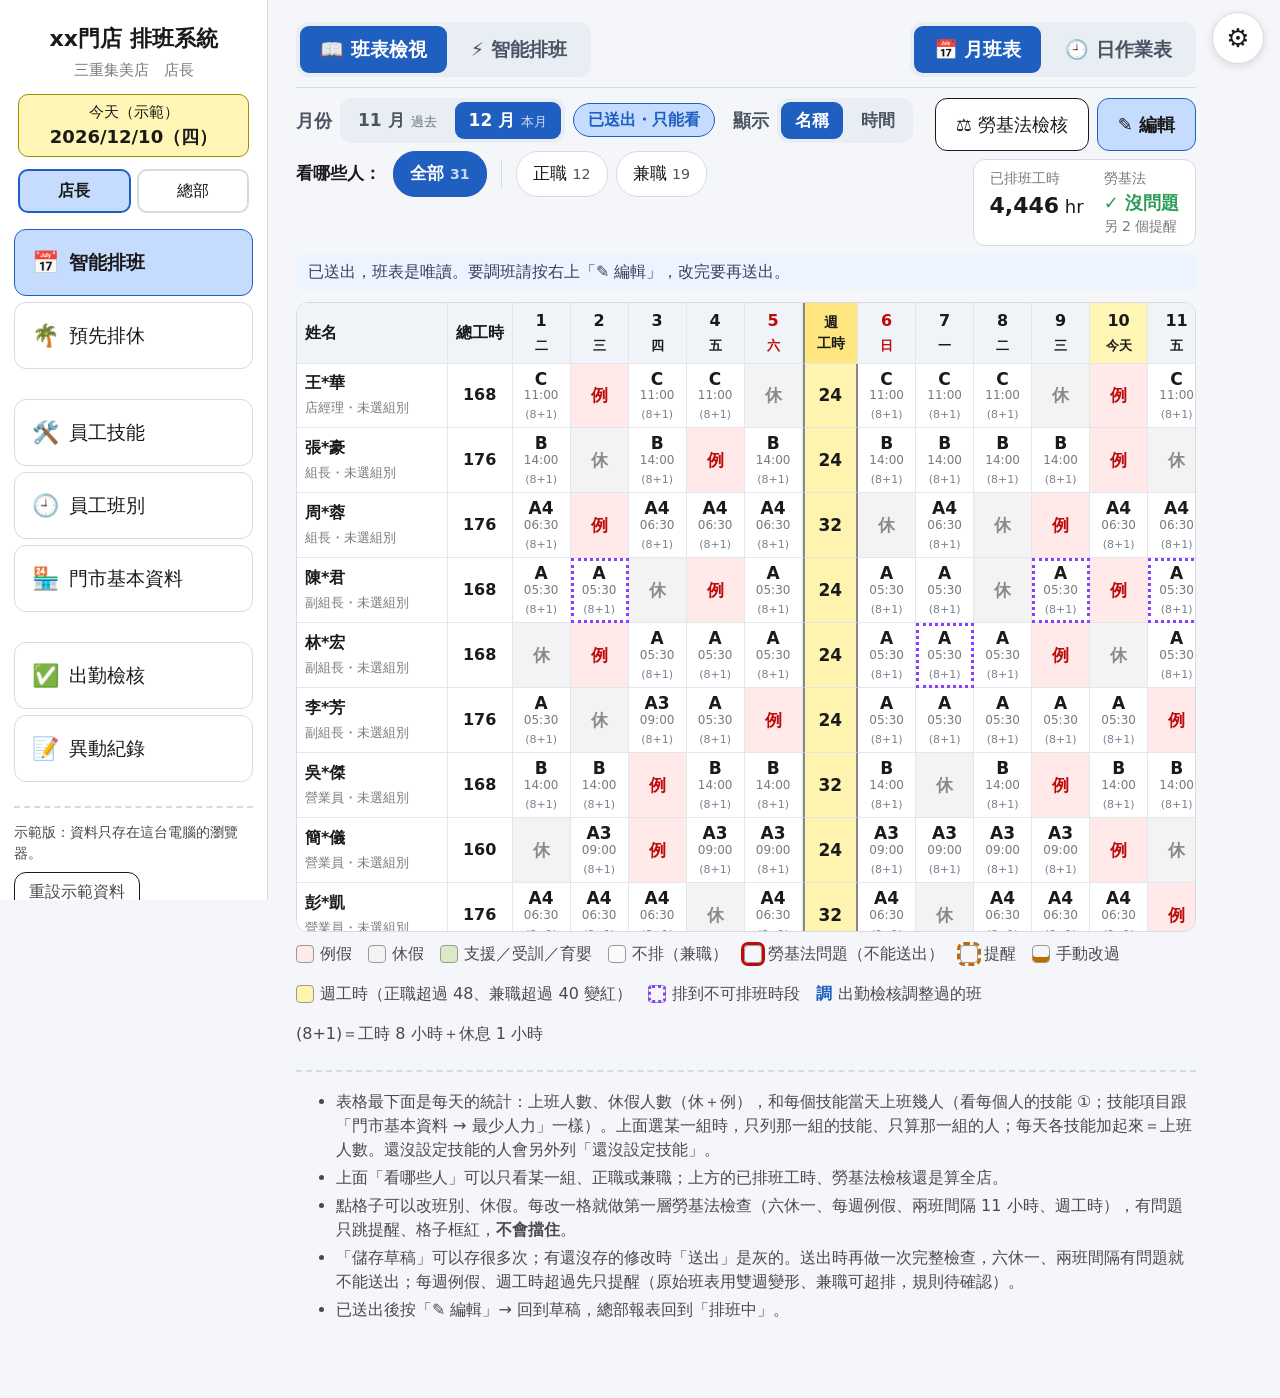
<file: claude_lsp/index.html>
<!doctype html>
<html lang="zh-Hant">
<head>
<meta charset="utf-8">
<meta name="viewport" content="width=device-width, initial-scale=1">
<title>LSP 智能排班（v2 示範）</title>
<link rel="stylesheet" href="css/style.css?v=38">
</head>
<body>
<div class="app">
  <aside class="side" id="side"></aside>
  <main class="main" id="main"></main>
</div>
<div id="layer"></div>
<script src="js/data.js?v=38"></script>
<script src="js/app.js?v=38"></script>
<script src="js/pages.js?v=38"></script>
<script src="js/day.js?v=38"></script>
<script>LSP.start();</script>
</body>
</html>
</file>
<file: claude_lsp/css/style.css>
:root{
  --bg:#f4f6fa; --panel:#ffffff; --ink:#1a1a1a; --ink2:#4a4a4a; --mute:#7a7a7a; --line:#d6dbe3;
  --pri:#1f5fbf; --pri-l:#c6dcff; --pri-xl:#eef4ff; --ok:#2e9d5a; --ok-l:#dff5e7;
  --warn:#c26a00; --warn-l:#fff1d6; --bad:#bd0a0a; --bad-l:#ffe3e3; --yel:#fff6b6;
  --side:268px; --radius:12px;
}
*{box-sizing:border-box}
html,body{margin:0;background:var(--bg);color:var(--ink);
  font-family:"Noto Sans TC","PingFang TC","Microsoft JhengHei",system-ui,sans-serif;font-size:18px;line-height:1.5}
button,input,select{font:inherit;color:inherit}
button{cursor:pointer}
a{color:var(--pri)}
.app{display:flex;min-height:100vh}
/* ---------- sidebar ---------- */
.side{width:var(--side);flex:none;background:#fff;border-right:1px solid var(--line);padding:18px 14px;position:sticky;top:0;height:100vh;overflow:auto}
.side h1{font-size:22px;margin:4px 6px 4px;text-align:center}
.side .store{font-size:15px;color:var(--mute);text-align:center;margin-bottom:12px}
.today{text-align:center;background:var(--yel);border:1.5px solid #a38b00;border-radius:10px;padding:6px;margin:0 4px 12px;font-size:15px}
.today b{font-size:18px}
.mbar{display:flex;gap:10px;margin:0 0 14px;flex-wrap:wrap}
.mbar button{display:flex;flex-direction:column;align-items:flex-start;padding:8px 18px;border:1.5px solid #b0b0b0;border-radius:12px;background:#fff;color:#595959;min-width:150px}
.mbar button b{font-size:20px;color:var(--ink)}
.mbar button small{font-size:15px}
.mbar button.on{border:2.5px solid var(--pri);background:var(--pri-xl)}
.cell.sp{background:#dbe9c4;font-size:14px}
.grp-row td{background:#eef1f6 !important;text-align:left !important;font-weight:700;font-size:17px}
th.sort{cursor:pointer;user-select:none}
th.sort:hover{background:#e3e9f5}
.seg-toggle{display:inline-flex;border:1.5px solid var(--ink);border-radius:12px;overflow:hidden}
.seg-toggle button{border:0;border-right:1.5px solid var(--ink);background:#fff;padding:10px 18px;font-size:17px}
.seg-toggle button:last-child{border-right:0}
.seg-toggle button.on{background:var(--pri-l);font-weight:700}
.req-in{width:38px;font-size:15px;text-align:center;padding:3px 0;border:1px solid #cfd5df;border-radius:6px}
.req-in.nz{background:#fff6b6;font-weight:700}
.role{display:flex;gap:6px;margin:0 4px 16px}
.role button{flex:1;padding:8px 0;border:2px solid var(--line);background:#fff;border-radius:10px;font-size:16px}
.role button.on{border-color:var(--pri);background:var(--pri-l);font-weight:700}
.nav a{display:flex;align-items:center;gap:10px;padding:16px 16px;margin:6px 0;border:1.5px solid var(--line);border-radius:12px;
  text-decoration:none;color:var(--ink);font-size:19px;background:#fff}
.nav a:hover{border-color:var(--pri)}
.nav a.on{background:var(--pri-l);border-color:var(--pri);font-weight:700}
.nav .gap{height:18px}
.nav .em{font-size:22px;width:28px;text-align:center}
/* ---------- main ---------- */
.main{flex:1;min-width:0;padding:22px 28px 60px}
.top{display:flex;align-items:center;gap:14px;flex-wrap:wrap;margin-bottom:14px}
.top h2{font-size:30px;margin:0 12px 0 0}
.spacer{flex:1}
.btn{padding:12px 20px;border-radius:12px;border:1.5px solid var(--ink);background:#fff;font-size:18px;min-height:52px}
.btn.pri{background:var(--pri);border-color:var(--pri);color:#fff;font-weight:700}
.btn.soft{background:var(--pri-l);border-color:var(--pri);font-weight:700}
.btn.ok{background:var(--ok);border-color:var(--ok);color:#fff;font-weight:700}
.btn.big{font-size:22px;padding:16px 30px;min-height:64px}
.btn:disabled{background:#ededed;border-color:#c0c0c0;color:#9a9a9a;cursor:not-allowed}
.btn.sm{padding:6px 14px;min-height:40px;font-size:16px}
.card{background:var(--panel);border:1.5px solid var(--line);border-radius:var(--radius);padding:20px 22px;margin-bottom:16px}
.muted{color:var(--mute)} .bad{color:var(--bad)} .okc{color:var(--ok)} .b{font-weight:700}
.pill{display:inline-block;padding:4px 14px;border-radius:999px;font-size:16px;font-weight:700;border:1.5px solid}
.pill.draft{background:var(--warn-l);border-color:var(--warn);color:var(--warn)}
.pill.saved{background:var(--yel);border-color:#a38b00;color:#6b5a00}
.pill.sent{background:var(--pri-l);border-color:var(--pri);color:var(--pri)}
.pill.ok{background:var(--ok-l);border-color:var(--ok);color:var(--ok)}
/* tabs (clickable) */
.tabs{display:flex;gap:10px;margin:6px 0 16px;border-bottom:2px solid var(--ink);padding-bottom:10px;flex-wrap:wrap}
.tabs button{padding:10px 26px;border-radius:12px;border:1.5px solid #b0b0b0;background:#fff;color:#595959;font-size:19px}
.tabs button.on{background:var(--pri-l);border-color:var(--ink);color:var(--ink);font-weight:700}
.tabs .note{align-self:center;color:var(--mute);font-size:16px}
/* stepper (read only) */
.stepper{display:flex;align-items:flex-start;margin:4px 0 14px;position:relative;padding:0 20px}
.stepper .st{flex:1;text-align:center;position:relative;font-size:16px;color:#8a8a8a}
.stepper .st::before{content:"";position:absolute;top:16px;left:-50%;width:100%;height:3px;background:#d9d9d9;z-index:0}
.stepper .st:first-child::before{display:none}
.stepper .st.done::before,.stepper .st.cur::before{background:var(--ok)}
.stepper .dot{width:34px;height:34px;border-radius:50%;border:2px solid #b0b0b0;background:#fff;margin:0 auto 6px;
  display:flex;align-items:center;justify-content:center;font-weight:700;position:relative;z-index:1}
.stepper .done .dot{background:var(--ok);border-color:var(--ok);color:#fff}
.stepper .done{color:var(--ink)}
.stepper .cur .dot{background:var(--pri);border-color:var(--pri);color:#fff}
.stepper .cur{color:var(--ink);font-weight:700}
/* check list (準備跑班表) */
.chk{display:flex;align-items:center;gap:18px;padding:18px 22px}
.chk .no{width:48px;height:48px;border-radius:12px;border:1.5px solid var(--ink);background:var(--pri-xl);display:flex;align-items:center;justify-content:center;font-weight:700;font-size:20px;flex:none}
.chk .tt{font-size:22px;font-weight:700}
.chk .sub{font-size:17px;color:var(--ink2)}
.chk .st{margin-left:auto;display:flex;gap:10px;align-items:center;flex:none}
.hrs{font-size:17px;margin-top:6px}
.hrs b{font-size:18px}
.inp-big{font-size:22px;font-weight:700;width:150px;padding:8px 12px;border:2px solid var(--ink);border-radius:10px;background:#fffbe6;text-align:right}
/* tables */
.tbl-wrap{overflow:auto;border:1.5px solid var(--line);border-radius:var(--radius);background:#fff;max-height:70vh}
table.g{border-collapse:separate;border-spacing:0;font-size:16px}
table.g th,table.g td{border-right:1px solid #e3e6ec;border-bottom:1px solid #e3e6ec;padding:6px 8px;text-align:center;white-space:nowrap;background:#fff}
table.g thead th{position:sticky;top:0;background:#f0f3f8;z-index:2;font-weight:700}
table.g .sticky{position:sticky;left:0;z-index:1;text-align:left;background:#fff}
table.g thead .sticky{z-index:3;background:#f0f3f8}
table.g tfoot td{background:#f7f8fb;font-weight:700}
.wk-sun{color:var(--bad)}
.cell{min-width:58px;height:54px;cursor:pointer;line-height:1.15}
.cell .c{font-weight:700;font-size:17px}
.cell .t{font-size:12px;color:var(--mute)}
.cell.off{background:#f3f3f3;color:#8a8a8a}
.cell.rest{background:#ffe9e9;color:var(--bad)}
.cell.empty{background:#fafafa}
.cell.err{outline:3px solid var(--bad);outline-offset:-3px}
.cell.wrn{outline:3px dashed var(--warn);outline-offset:-3px}
.cell.chg{box-shadow:inset 0 -5px 0 var(--warn)}
.ro .cell{cursor:default}
/* popover / modal */
.mask{position:fixed;inset:0;background:rgba(0,0,0,.35);display:flex;align-items:center;justify-content:center;z-index:50}
.modal{background:#fff;border-radius:16px;padding:24px 26px;max-width:720px;width:92vw;max-height:86vh;overflow:auto}
.modal h3{margin:0 0 12px;font-size:24px}
.picks{display:grid;grid-template-columns:repeat(auto-fill,minmax(150px,1fr));gap:10px;margin:12px 0}
.picks button{padding:12px 8px;border:1.5px solid var(--ink);border-radius:12px;background:#fff;font-size:18px;line-height:1.25}
.picks button small{display:block;color:var(--mute);font-size:14px}
.picks button.cur{background:var(--pri-l);font-weight:700}
.toast{position:fixed;right:24px;bottom:24px;max-width:460px;background:#fff;border:3px solid var(--bad);border-radius:14px;padding:16px 18px;box-shadow:0 8px 30px rgba(0,0,0,.18);z-index:60}
.toast.info{border-color:var(--pri)}
.toast h4{margin:0 0 6px;font-size:19px;color:var(--bad)}
.toast.info h4{color:var(--pri)}
.toast .x{float:right;margin-left:12px}
.issue{padding:10px 12px;border-bottom:1px solid var(--line);cursor:pointer}
.issue:hover{background:var(--pri-xl)}
/* calendar */
.cal{display:grid;grid-template-columns:repeat(7,86px);gap:0;border:1.5px solid var(--ink);width:max-content}
.cal div{height:64px;border:1px solid #c9ced8;display:flex;align-items:center;justify-content:center;flex-direction:column;font-size:20px;cursor:pointer;line-height:1.1}
.cal .h{height:42px;background:#ededed;font-weight:700;cursor:default}
.cal .o{color:#bbb;cursor:default}
.cal .sel{background:#ffc6c6;color:var(--bad);font-weight:700;outline:3px solid var(--bad);outline-offset:-3px}
.cal .sel small{font-size:13px}
.chips{display:flex;flex-direction:row;flex-wrap:wrap;gap:10px}
.chip{display:inline-flex;align-items:center;gap:12px;padding:10px 16px;border-radius:12px;background:#ffc6c6;font-weight:700;width:max-content}
.chip button{border:0;background:transparent;font-size:20px}
.banner{background:var(--yel);border:1.5px solid var(--ink);border-radius:12px;padding:14px 18px;font-weight:700;font-size:19px;margin-bottom:16px}
.banner.blue{background:var(--pri-xl)}
.sel-big{font-size:24px;font-weight:700;padding:8px 14px;border:2px solid var(--ink);border-radius:10px;background:#fffbe6}
/* leave review */
.lv{min-width:44px;height:46px;font-size:16px}
.lv.req{background:#ffd9d9;color:var(--bad);font-weight:700}
.lv.ret{background:#fff;color:var(--bad);outline:2px solid var(--bad);outline-offset:-4px}
.lv.sp1{background:#dbe9c4}.lv.sp2{background:#ebe5f3}.lv.sp3{background:#d9d9d9}
.lv.nol{background:repeating-linear-gradient(45deg,#fff,#fff 5px,#ffe3e3 5px,#ffe3e3 10px)}
.hot{background:#f8d3af !important}
/* settings forms */
.form-grid{display:grid;grid-template-columns:repeat(auto-fill,minmax(260px,1fr));gap:14px 22px}
.form-grid label{display:flex;flex-direction:column;font-size:17px;color:var(--ink2);gap:4px}
.form-grid input{font-size:20px;padding:8px 12px;border:1.5px solid var(--ink);border-radius:10px}
.skill-cb{width:28px;height:28px;cursor:pointer}
.swatch{width:44px;height:44px;border-radius:10px;border:2px solid #fff;outline:1.5px solid #aaa;cursor:pointer}
.swatch.on{outline:3px solid var(--ink)}
.task-row{display:flex;align-items:center;gap:14px;padding:12px 0;border-bottom:1px solid var(--line);flex-wrap:wrap}
.task-prev{width:170px;height:48px;border-radius:10px;display:flex;align-items:center;justify-content:center;font-weight:700;border:1.5px solid rgba(0,0,0,.25)}
.legend{display:flex;gap:16px;flex-wrap:wrap;font-size:16px;color:var(--ink2)}
.legend span{display:inline-flex;align-items:center;gap:6px}
.legend i{display:inline-block;width:18px;height:18px;border-radius:4px;border:1px solid #999}
.note-below{margin-top:24px;padding-top:14px;border-top:2px dashed var(--line);color:var(--ink2);font-size:16px}
.note-below li{margin:4px 0}
.empty-page{padding:60px;text-align:center;color:var(--mute);font-size:20px}
.kpi{display:flex;gap:14px;flex-wrap:wrap}
.kpi .k{background:#fff;border:1.5px solid var(--line);border-radius:12px;padding:10px 16px;min-width:160px}
.kpi .k small{display:block;color:var(--mute);font-size:15px}
.kpi .k b{font-size:24px}
@media (max-width:900px){
  .app{flex-direction:column}
  .side{width:auto;height:auto;position:static}
  .nav{display:flex;flex-wrap:wrap;gap:6px}.nav a{margin:0;padding:10px 12px;font-size:16px}.nav .gap{display:none}
  .main{padding:16px}
}
.rank{width:44px;height:44px;border-radius:50%;border:2px solid #b0b8c6;background:#fff;font-size:20px;font-weight:700;color:#fff;padding:0}
.rank:hover{border-color:var(--pri)}
.rank.on{background:#6f9be0;border-color:#6f9be0}
.rank.on.first{background:var(--pri);border-color:var(--pri);box-shadow:0 0 0 3px #c6dcff}
th.wkh{background:#ffe680 !important;font-size:14px;border-left:2px solid #888;border-right:2px solid #888}
table.g td.wkc{background:#fff3b0;font-weight:700;font-size:17px;border-left:2px solid #888;border-right:2px solid #888;min-width:50px}
table.g td.wkc.over{background:#ffd6d6;color:var(--bad)}

/* 員工技能：一個一個設定 */
.chip-btn{padding:9px 16px;border:1.5px solid var(--line);border-radius:22px;background:#fff;font-size:17px}
.chip-btn.on{background:var(--pri);border-color:var(--pri);color:#fff;font-weight:700}
.chip-btn small{opacity:.75}
.sk2{display:grid;grid-template-columns:minmax(260px,420px) 1fr;gap:16px;align-items:start}
.sk2-list{max-height:640px;overflow-y:auto;background:#fff;border:1px solid var(--line);border-radius:12px}
.sk2-emp{display:block;width:100%;text-align:left;padding:12px 14px;border:0;border-bottom:1px solid var(--line);background:#fff;font-size:18px}
.sk2-emp.on{background:var(--pri-xl);box-shadow:inset 5px 0 0 var(--pri)}
.sk2-sum{display:flex;gap:8px;flex-wrap:wrap;margin-top:4px;font-size:15px;color:#333}
.sk2-emp.empty .warn-t{color:var(--bad);font-weight:700}
.sk2-panel{background:#fff;border:1px solid var(--line);border-radius:12px;padding:18px 20px;position:sticky;top:12px}
.sk2-ph{padding-bottom:10px;border-bottom:1px solid var(--line);display:flex;justify-content:space-between;align-items:center;gap:12px;flex-wrap:wrap}
.sk2-ref{font-size:17px;font-weight:700;white-space:nowrap}
.sk2-ref select{font-size:17px;padding:8px 10px;border:1.5px solid var(--ink);border-radius:10px;background:#fff;max-width:300px;margin-left:4px}
.sk2-step{margin:16px 0 8px;font-weight:700;font-size:18px}
.sk2-step .num{display:inline-grid;place-items:center;width:26px;height:26px;border-radius:50%;background:var(--ink);color:#fff;font-size:15px;margin-right:6px}
.sk2-skill{padding:11px 18px;border:1.5px solid var(--line);border-radius:12px;background:#fff;font-size:18px}
.sk2-skill.on{border-color:var(--pri);background:var(--pri-l);font-weight:700}
.sk2-skill i,.sk2-row i{display:inline-block;width:14px;height:14px;border-radius:3px;border:1px solid #999;margin-right:6px;vertical-align:-2px}
.sk2-row{display:flex;align-items:center;gap:10px;padding:10px 12px;border:1px solid var(--line);border-radius:10px;margin-bottom:8px;font-size:18px}
.sk2-row .rank{display:inline-grid;place-items:center;cursor:default}
@media (max-width:900px){.sk2{grid-template-columns:1fr}.sk2-panel{position:static}}

/* 員工篩選列（月班表、日作業表） */
.empf{display:flex;gap:8px;align-items:center;flex-wrap:wrap;margin:0 0 12px;font-size:17px}
.empf b{margin-right:4px}
.empf-sep{width:1.5px;height:28px;background:var(--line);margin:0 6px}

/* 員工技能表格：組別下拉、非本組技能 */
.grp-sel{font-size:17px;padding:6px 8px;border:1.5px solid var(--ink);border-radius:8px;background:#fff;font-weight:700}
table.g td.sk-off{background:#f4f5f8}
.sk-na{color:#b8bcc6;font-size:20px}

/* 最少人力：依時段（半小時刻度、拖拉） */
.hs-row{display:flex;border-bottom:1px solid #e3e6ec}
.hs-lab{width:150px;flex:none;padding:10px;position:sticky;left:0;background:#fff;z-index:2;border-right:1px solid var(--line);display:flex;align-items:center;gap:4px}
.hs-lab i{display:inline-block;width:14px;height:14px;border-radius:3px;border:1px solid #999}
.hs-head{background:#f0f3f8;border-bottom:1.5px solid var(--line);position:sticky;top:0;z-index:3}
.hs-head .hs-lab{background:#f0f3f8;font-weight:700}
.hs-tick{position:absolute;top:0;bottom:0;border-left:1px solid #e3e6ec;padding:4px 0 0 4px;font-size:15px;color:#888}
.hs-tick.h{border-left:1.5px solid #b9bfca;color:var(--ink);font-weight:700}
.hs-tick small{font-size:11px;font-weight:400;color:#999}
.rqb{position:absolute;top:7px;height:38px;border:1.5px solid rgba(0,0,0,.35);border-radius:8px;display:flex;align-items:center;justify-content:center;font-weight:700;cursor:grab;white-space:nowrap;overflow:hidden;user-select:none;touch-action:none}
.rqb.drag{cursor:grabbing;box-shadow:0 4px 14px rgba(0,0,0,.25);z-index:4;opacity:.92}
.rqb .hl,.rqb .hr{position:absolute;top:0;bottom:0;width:12px;cursor:ew-resize;background:rgba(0,0,0,.12)}
.rqb .hl{left:0}.rqb .hr{right:0}
.rqb span{pointer-events:none}
.hs-sum,.hs-sum .hs-lab{background:#f7f8fb;font-weight:700}
.hs-ref,.hs-ref .hs-lab{background:#fbfbfd;color:#5b6170}
.hs-num{position:absolute;top:0;bottom:0;display:flex;align-items:center;justify-content:center;font-size:14px;border-left:1px solid #eef0f4}
.cmp-hi{background:#ffd6d6 !important;color:#bd0a0a;font-weight:700}
table.g tr.ref td{background:#fbfbfd;color:#5b6170;font-weight:400}

.grp-sel.need{border-color:var(--bad);color:var(--bad);background:#fff5f5}

/* 班表檢視／智能排班 切換 */
.mode-tabs{display:flex;gap:12px;margin:0 0 12px;flex-wrap:wrap}
.mode-tabs button{display:flex;flex-direction:column;align-items:flex-start;padding:10px 22px;border:1.5px solid #b0b0b0;border-radius:14px;background:#fff;color:#595959;min-width:240px}
.mode-tabs button b{font-size:21px;color:var(--ink)}
.mode-tabs button small{font-size:15px}
.mode-tabs button.on{border:2.5px solid var(--ink);background:var(--pri-l)}
.cell .t.hrs{font-size:11px;color:#7a8190}
.adj-m{color:var(--pri);font-size:11px;font-weight:700;margin-left:1px}
.cell.ua{outline:3px dotted #8a3ffc;outline-offset:-3px}
/* 右上齒輪 */
#gear{position:fixed;top:12px;right:16px;z-index:900}
.gear-btn{width:52px;height:52px;border-radius:50%;border:1.5px solid var(--line);background:#fff;font-size:26px;box-shadow:0 2px 8px rgba(0,0,0,.12);cursor:pointer}
.gear-pop{position:absolute;right:0;top:60px;background:#fff;border:1.5px solid var(--line);border-radius:14px;padding:14px 16px;box-shadow:0 8px 24px rgba(0,0,0,.18);width:300px}
.gear-opts{display:grid;grid-template-columns:repeat(4,1fr);gap:8px}
.gear-opts button{padding:10px 0;border:1.5px solid var(--line);border-radius:10px;background:#fff}
.gear-opts button.on{border-color:var(--pri);background:var(--pri-l);font-weight:700}
.main{padding-right:84px}
/* 劃休進度 */
.lvp-cards{display:flex;gap:14px;margin-bottom:12px;flex-wrap:wrap}
.lvp-card{display:flex;flex-direction:column;align-items:flex-start;min-width:220px;padding:14px 20px;border-radius:14px;border:1.5px solid transparent;font-size:18px;text-align:left}
.lvp-card small{font-size:16px}
.lvp-card b{font-size:36px;line-height:1.1}
.lvp-card.ok{background:#eaf2ff;color:#1f5fbf}
.lvp-card.todo{background:#fff1e6;color:#a55a12}
.lvp-card.on{border-color:var(--ink)}
/* 出勤檢核 */
tr.att-done td{background:#f6f8f6 !important;color:#6b7280}
tr.att-done td.bad{color:#9aa0a6}
/* 不可排班時段、常用班別 */
.ua-chip{display:block;margin:3px auto;padding:5px 10px;border:1.5px solid #f2b8b8;background:#fff0f0;color:#b42318;border-radius:8px;font-size:15px;cursor:pointer}
.pref{min-width:76px;padding:7px 10px;border:1.5px solid var(--line);border-radius:10px;background:#fff;font-size:17px}
.pref.on{border-color:var(--pri);background:var(--pri);color:#fff;font-weight:700}

.adj-info{font-size:16px;line-height:1.5;color:var(--pri)}
.adj-info.done{color:#6b7280}

/* 班表上方精簡工具列 */
.sh{margin-bottom:12px}
.sh-r1{display:flex;align-items:center;gap:12px;flex-wrap:wrap;padding-bottom:10px;border-bottom:1.5px solid var(--line);margin-bottom:10px}
.seg{display:inline-flex;background:#e9edf4;border-radius:12px;padding:4px;gap:4px;flex-wrap:wrap}
.seg button{border:0;background:transparent;padding:6px 14px;border-radius:9px;font-size:17px;color:#4b5563;font-weight:600}
.seg.big button{padding:9px 20px;font-size:19px}
.seg button.on{background:var(--pri);color:#fff}
.sh-r2{display:flex;gap:14px;align-items:flex-start;flex-wrap:wrap}
.sh-left{flex:1;min-width:360px;display:flex;flex-direction:column;gap:8px}
.sh-line{display:flex;align-items:center;gap:8px;flex-wrap:wrap}
.sh-line .empf{margin:0}
.sh-right{display:flex;flex-direction:column;align-items:flex-end;gap:8px}
.sh-btns{display:flex;gap:8px;flex-wrap:wrap;justify-content:flex-end}
.sh-kpi{display:flex;gap:20px;background:#fff;border:1px solid var(--line);border-radius:12px;padding:8px 16px}
.sh-kpi small{display:block;color:var(--mute);font-size:14px}
.sh-kpi b{font-size:22px}
.sh-note{margin-top:8px;padding:6px 12px;background:var(--pri-xl);border-radius:8px;font-size:16px;color:#33415c}
.lbl{font-weight:700;color:#4b5563}
/* 出勤檢核 */
.att-wrap{display:flex;gap:16px;align-items:flex-start;flex-wrap:wrap}
.att-cal{background:#fff;border:1px solid var(--line);border-radius:14px;padding:10px 12px;width:360px;flex:none}
.att-wrap{margin-bottom:12px}
.att-side{display:flex;flex-direction:column;gap:10px;min-width:260px}
.att-sum{background:#fff;border:1px solid var(--line);border-radius:12px;padding:10px 16px;font-size:18px}
.att-sum small{display:block;color:var(--mute);font-size:15px}
.att-sum b{font-size:24px}
.att-cal .g7{display:grid;grid-template-columns:repeat(7,1fr);gap:6px}
.att-cal .h{text-align:center;font-weight:700;color:#6b7280;font-size:15px}
.att-day{position:relative;height:40px;border:1.5px solid var(--line);border-radius:10px;background:#fff;font-size:18px;font-weight:600;display:flex;align-items:center;justify-content:center}
.att-day.fut{background:#f4f5f8;color:#b8bcc6;cursor:default}
.att-day.on{border:2.5px solid var(--ink);background:var(--pri-l)}
.att-day .cnt{position:absolute;top:-7px;right:-6px;min-width:24px;height:24px;border-radius:12px;background:#e02424;color:#fff;font-size:14px;font-weight:700;display:flex;align-items:center;justify-content:center;padding:0 5px}
.att-day .ok{position:absolute;bottom:2px;right:5px;color:var(--ok);font-size:12px}
.st-pill{display:inline-block;padding:4px 12px;border-radius:14px;font-size:16px;font-weight:700}
.st-pill.done{background:var(--ok-l);color:#1d7a45}
.st-pill.todo{background:#ffe8d6;color:#b54708}
.ot-bar{height:10px;background:#eef1f6;border-radius:5px;overflow:hidden;margin-top:4px}
.ot-bar i{display:block;height:100%;background:#6f9be0}
tr.ot-over td{background:#fff0f0 !important;color:#b42318}
tr.ot-near td{background:#fff8e6 !important}

.cnt-dot{color:#e02424}

/* 預先排休（一頁式） */
.stepmini{display:flex;align-items:center;gap:6px;flex-wrap:wrap;font-size:15px;color:#8a8f99}
.stepmini span{display:inline-flex;align-items:center;gap:5px}
.stepmini i{font-style:normal;display:inline-grid;place-items:center;width:22px;height:22px;border-radius:50%;border:1.5px solid #b0b5bf;font-size:13px}
.stepmini span.done{color:#1d7a45}.stepmini span.done i{background:#1d7a45;border-color:#1d7a45;color:#fff}
.stepmini span.cur{color:var(--ink);font-weight:700}.stepmini span.cur i{border-color:var(--ink);background:var(--ink);color:#fff}
.stepmini em{font-style:normal;color:#c0c4cc}
.lv-top{display:grid;grid-template-columns:minmax(320px,1fr) minmax(380px,1.15fr);gap:16px;margin-bottom:10px}
.lv-top .card{margin:0}
.lv-cards{display:flex;gap:12px;margin:14px 0 8px;flex-wrap:wrap}
.lv-cards .lvp-card{flex:1;min-width:160px}
.cal2{display:grid;grid-template-columns:repeat(7,1fr);gap:6px}
.cal2 .h{text-align:center;font-weight:700;color:#6b7280;font-size:15px}
.cal2 .cd{height:42px;border:1.5px solid var(--line);border-radius:10px;background:#f6f8fb;font-size:18px;font-weight:600}
.cal2 .cd.we{color:#b42318}
.cal2 .cd.sel{background:#ffd6d6;border-color:var(--bad);color:var(--bad)}
.cal2 .cd:disabled{cursor:default}
@media (max-width:1100px){.lv-top{grid-template-columns:1fr}}

/* 月份選擇（三頁共用） */
.mseg button{display:inline-flex;align-items:baseline;gap:6px}
.mseg button small{font-size:13px;font-weight:400;opacity:.8}

.mstatic{font-size:19px;font-weight:700;padding:6px 4px}
.mstatic small{font-size:13px;font-weight:400;color:var(--mute);margin-left:6px}

/* 月班表下方統計 */
table.g tfoot tr.st-off td{background:#f6f7f9}
table.g tfoot tr.st-sep td{background:#eef1f6;font-size:14px;color:#5b6170;padding:4px 8px;font-weight:700}
table.g tfoot tr.st-sk td{font-weight:400;font-size:16px}
table.g tfoot tr.st-sk td.sticky{text-align:left;white-space:nowrap}
.st-dot{display:inline-block;width:12px;height:12px;border-radius:3px;border:1px solid #999;margin-right:6px;vertical-align:-1px}

/* 統計數字滑過去浮出名字 */
.tip{position:relative;display:inline-block;min-width:22px;cursor:help;border-bottom:1.5px dotted #9aa0aa}
.tip:hover::after{content:attr(data-tip);position:absolute;bottom:calc(100% + 8px);left:50%;transform:translateX(-50%);background:#1f2937;color:#fff;font-size:15px;font-weight:400;line-height:1.5;padding:8px 12px;border-radius:8px;white-space:normal;width:max-content;max-width:280px;text-align:left;z-index:50;box-shadow:0 4px 14px rgba(0,0,0,.25)}
.tip:hover::before{content:'';position:absolute;bottom:calc(100% + 2px);left:50%;transform:translateX(-50%);border:6px solid transparent;border-top-color:#1f2937;z-index:50}
/* 月班表日期可點進日作業表 */
table.g th.dlink{cursor:pointer}
table.g th.dlink:hover{background:#dbe8ff !important;text-decoration:underline}
/* 列表設定：①②③ 區塊拉開 */
.sk2-sec{margin-top:31px;padding-top:11px;padding-bottom:5px}
.sk2-sec + .sk2-sec{border-top:1px dashed var(--line);padding-top:25px}
.sk2-sec > .sk2-step{margin:0 0 12px}
</file>
